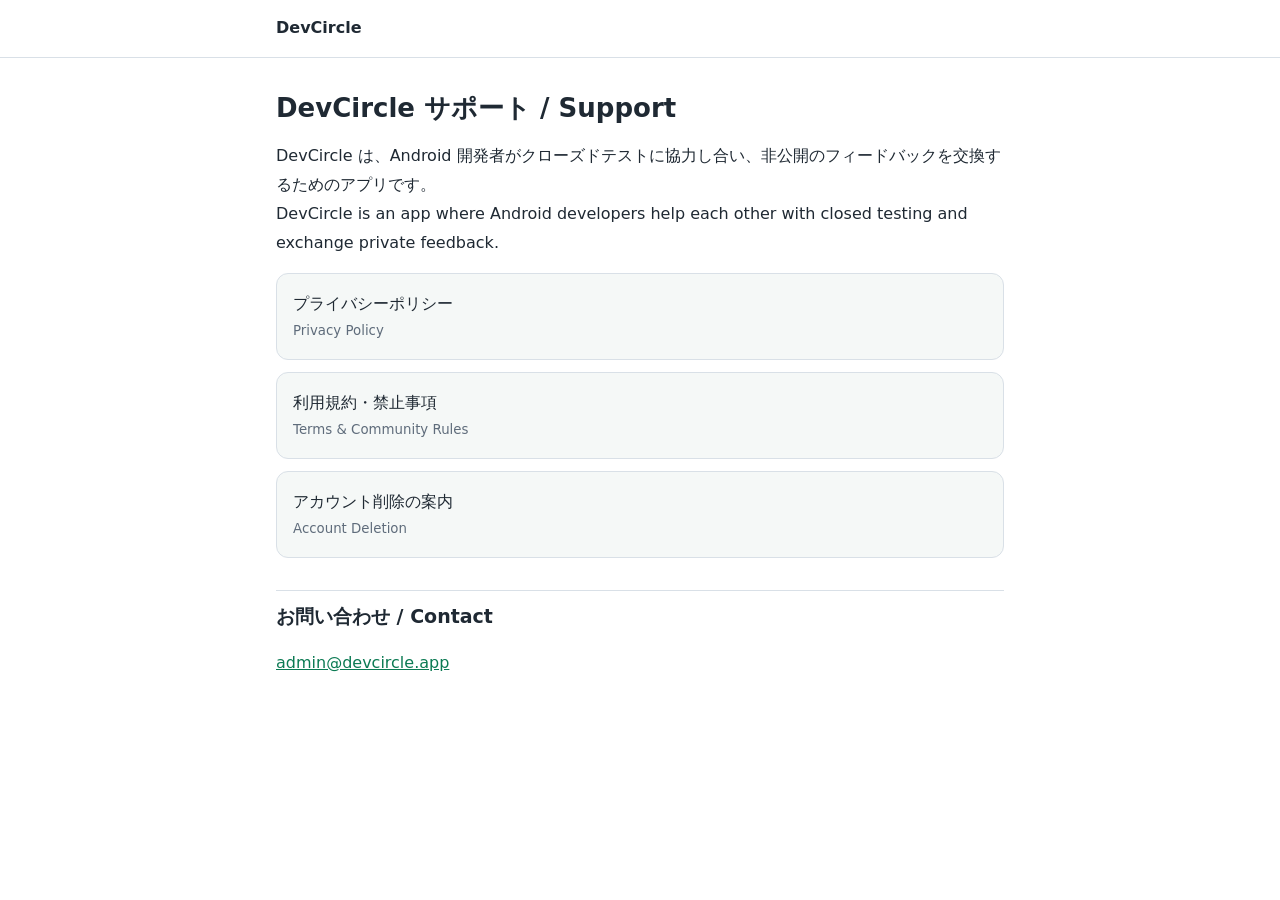
<file: index.html>
<!doctype html>
<html lang="ja">
<head>
  <meta charset="utf-8">
  <meta name="viewport" content="width=device-width, initial-scale=1">
  <title>DevCircle サポート</title>
  <meta name="description" content="DevCircle のプライバシーポリシー、利用規約、アカウント削除の案内。">
  <link rel="stylesheet" href="style.css">
</head>
<body>
  <header class="site"><div><a class="brand" href="./">DevCircle</a></div></header>
  <main>
    <h1>DevCircle サポート / Support</h1>
    <p>DevCircle は、Android 開発者がクローズドテストに協力し合い、非公開のフィードバックを交換するためのアプリです。<br>
      DevCircle is an app where Android developers help each other with closed testing and exchange private feedback.</p>
    <ul class="card-list">
      <li><a href="privacy.html">プライバシーポリシー<small>Privacy Policy</small></a></li>
      <li><a href="terms.html">利用規約・禁止事項<small>Terms &amp; Community Rules</small></a></li>
      <li><a href="account-deletion.html">アカウント削除の案内<small>Account Deletion</small></a></li>
    </ul>
    <h2>お問い合わせ / Contact</h2>
    <p><a href="mailto:admin@devcircle.app">admin@devcircle.app</a></p>
  </main>
</body>
</html>
</file>
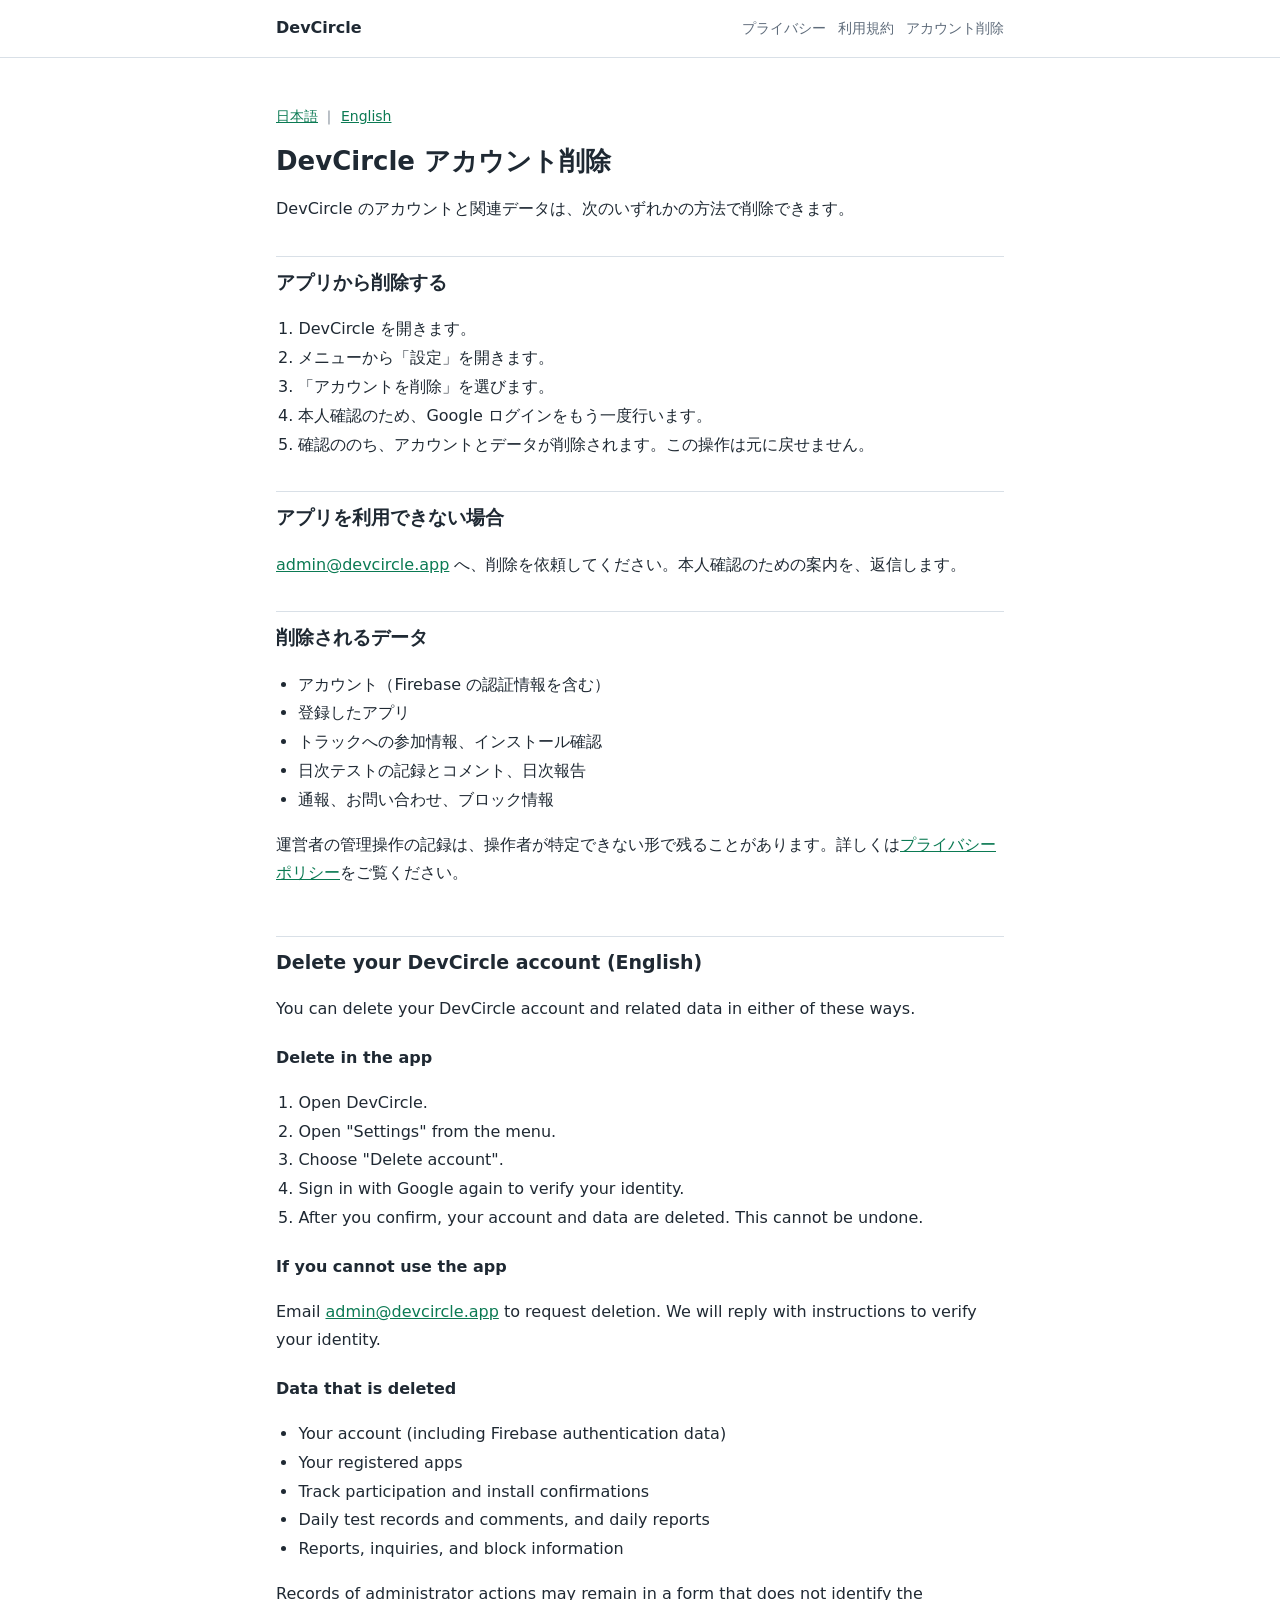
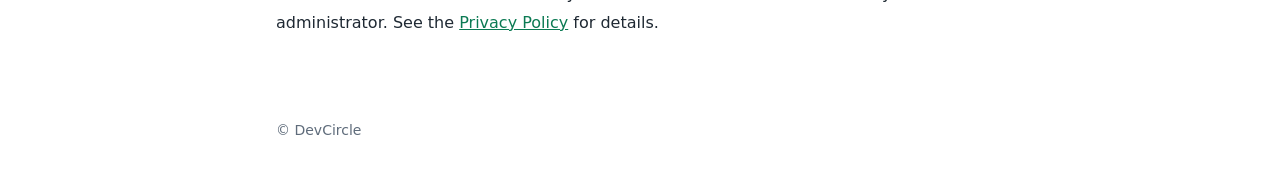
<file: account-deletion.html>
<!doctype html>
<html lang="ja">
<head>
  <meta charset="utf-8">
  <meta name="viewport" content="width=device-width, initial-scale=1">
  <title>アカウント削除 | DevCircle</title>
  <link rel="stylesheet" href="style.css">
</head>
<body>
  <header class="site"><div><a class="brand" href="./">DevCircle</a>
    <nav><a href="privacy.html">プライバシー</a><a href="terms.html">利用規約</a><a href="account-deletion.html">アカウント削除</a></nav></div></header>
  <main>
    <p class="lang-switch"><a href="#ja">日本語</a> ｜ <a href="#en">English</a></p>

    <section id="ja">
      <h1>DevCircle アカウント削除</h1>
      <p>DevCircle のアカウントと関連データは、次のいずれかの方法で削除できます。</p>

      <h2>アプリから削除する</h2>
      <ol>
        <li>DevCircle を開きます。</li>
        <li>メニューから「設定」を開きます。</li>
        <li>「アカウントを削除」を選びます。</li>
        <li>本人確認のため、Google ログインをもう一度行います。</li>
        <li>確認ののち、アカウントとデータが削除されます。この操作は元に戻せません。</li>
      </ol>

      <h2>アプリを利用できない場合</h2>
      <p><a href="mailto:admin@devcircle.app?subject=DevCircle%20account%20deletion%20request">admin@devcircle.app</a> へ、削除を依頼してください。本人確認のための案内を、返信します。</p>

      <h2>削除されるデータ</h2>
      <ul>
        <li>アカウント（Firebase の認証情報を含む）</li>
        <li>登録したアプリ</li>
        <li>トラックへの参加情報、インストール確認</li>
        <li>日次テストの記録とコメント、日次報告</li>
        <li>通報、お問い合わせ、ブロック情報</li>
      </ul>
      <p>運営者の管理操作の記録は、操作者が特定できない形で残ることがあります。詳しくは<a href="privacy.html">プライバシーポリシー</a>をご覧ください。</p>
    </section>

    <section id="en">
      <h2 style="margin-top:48px">Delete your DevCircle account (English)</h2>
      <p>You can delete your DevCircle account and related data in either of these ways.</p>

      <h3>Delete in the app</h3>
      <ol>
        <li>Open DevCircle.</li>
        <li>Open "Settings" from the menu.</li>
        <li>Choose "Delete account".</li>
        <li>Sign in with Google again to verify your identity.</li>
        <li>After you confirm, your account and data are deleted. This cannot be undone.</li>
      </ol>

      <h3>If you cannot use the app</h3>
      <p>Email <a href="mailto:admin@devcircle.app?subject=DevCircle%20account%20deletion%20request">admin@devcircle.app</a> to request deletion. We will reply with instructions to verify your identity.</p>

      <h3>Data that is deleted</h3>
      <ul>
        <li>Your account (including Firebase authentication data)</li>
        <li>Your registered apps</li>
        <li>Track participation and install confirmations</li>
        <li>Daily test records and comments, and daily reports</li>
        <li>Reports, inquiries, and block information</li>
      </ul>
      <p>Records of administrator actions may remain in a form that does not identify the administrator. See the <a href="privacy.html#en">Privacy Policy</a> for details.</p>
    </section>
  </main>
  <footer>© DevCircle</footer>
</body>
</html>
</file>
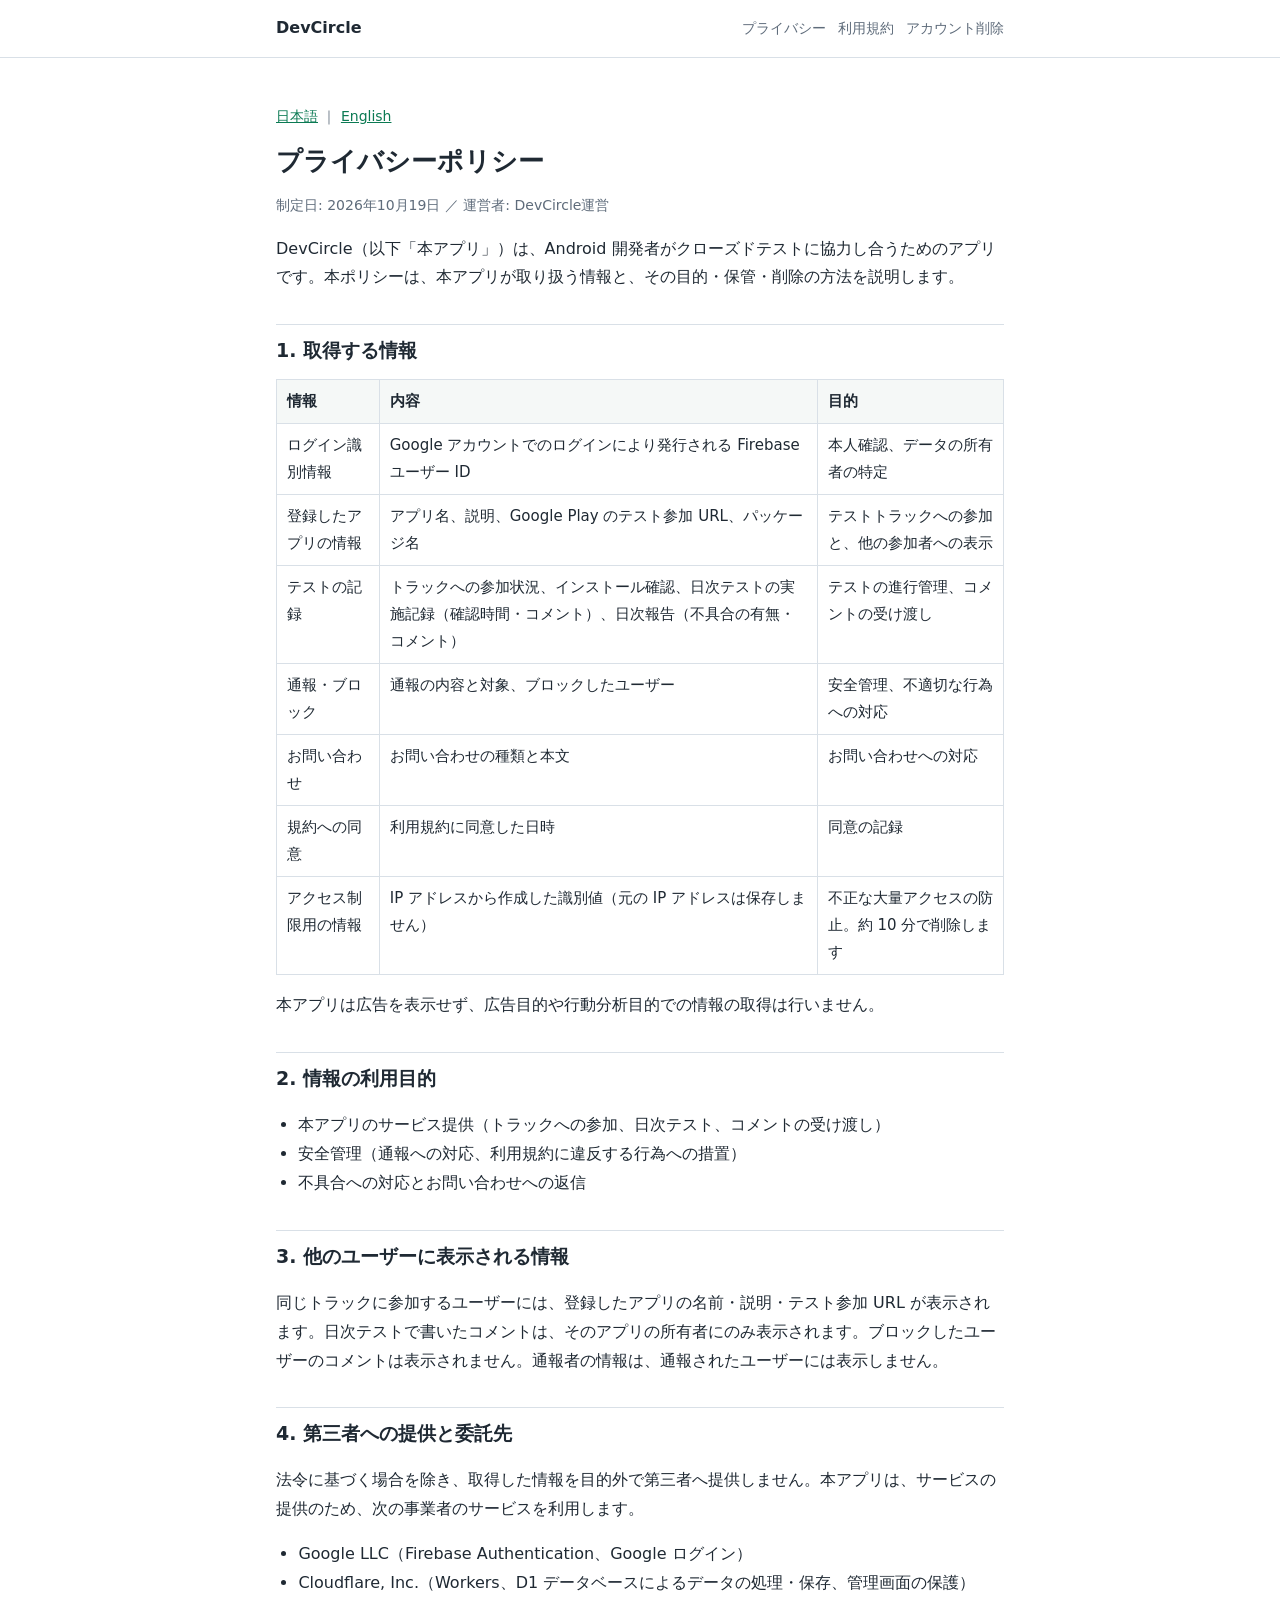
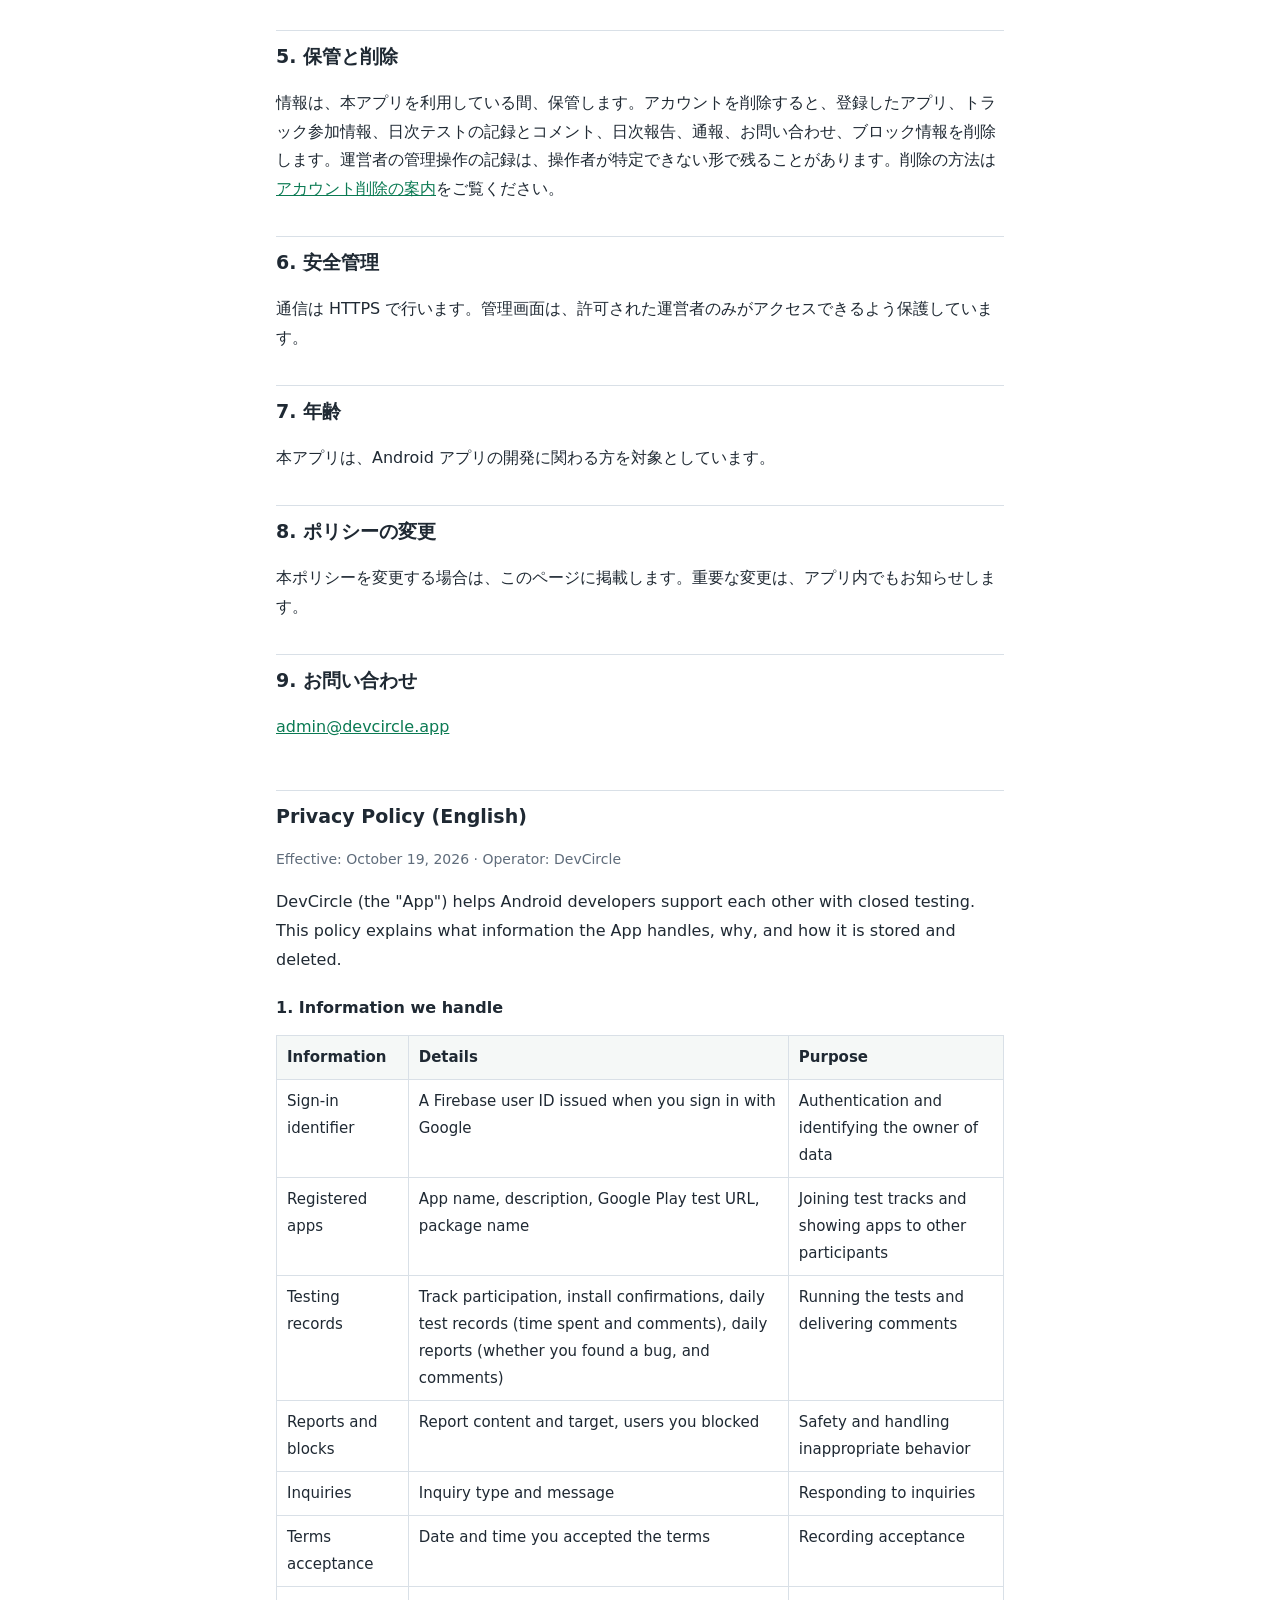
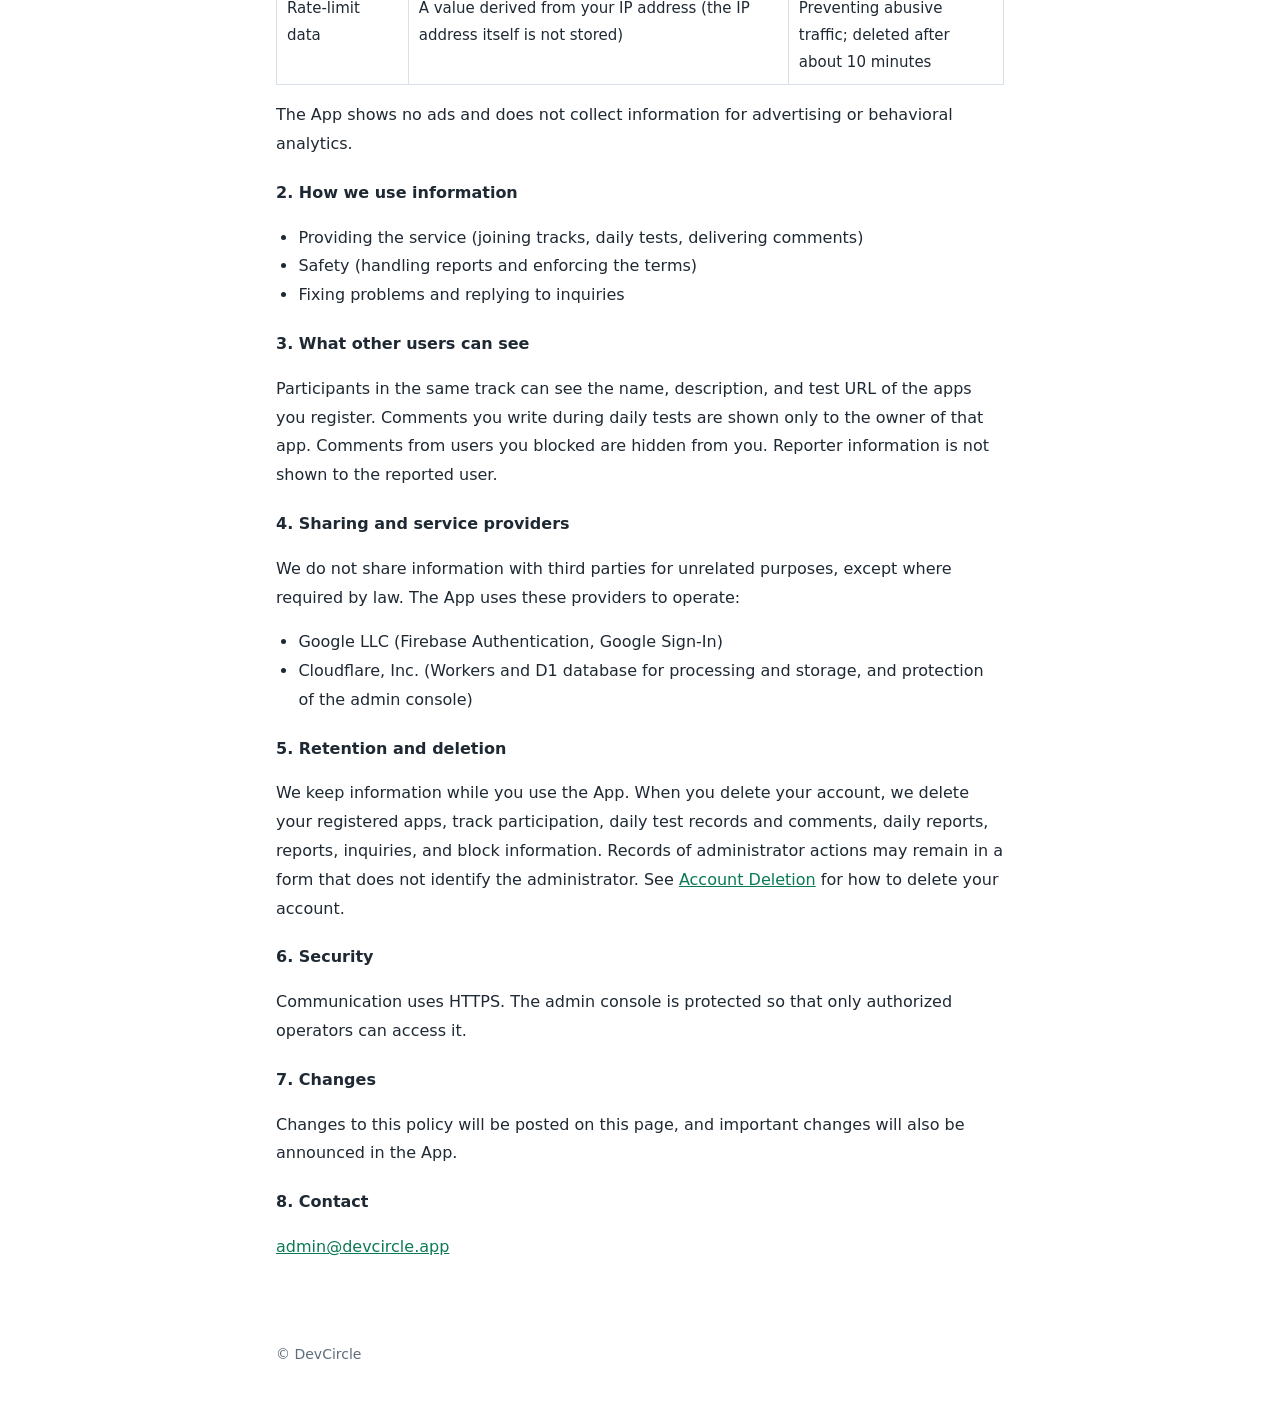
<file: privacy.html>
<!doctype html>
<html lang="ja">
<head>
  <meta charset="utf-8">
  <meta name="viewport" content="width=device-width, initial-scale=1">
  <title>プライバシーポリシー | DevCircle</title>
  <link rel="stylesheet" href="style.css">
</head>
<body>
  <header class="site"><div><a class="brand" href="./">DevCircle</a>
    <nav><a href="privacy.html">プライバシー</a><a href="terms.html">利用規約</a><a href="account-deletion.html">アカウント削除</a></nav></div></header>
  <main>
    <p class="lang-switch"><a href="#ja">日本語</a> ｜ <a href="#en">English</a></p>

    <section id="ja">
      <h1>プライバシーポリシー</h1>
      <p class="meta">制定日: 2026年10月19日 ／ 運営者: DevCircle運営</p>
      <p>DevCircle（以下「本アプリ」）は、Android 開発者がクローズドテストに協力し合うためのアプリです。本ポリシーは、本アプリが取り扱う情報と、その目的・保管・削除の方法を説明します。</p>

      <h2>1. 取得する情報</h2>
      <table>
        <thead><tr><th>情報</th><th>内容</th><th>目的</th></tr></thead>
        <tbody>
          <tr><td>ログイン識別情報</td><td>Google アカウントでのログインにより発行される Firebase ユーザー ID</td><td>本人確認、データの所有者の特定</td></tr>
          <tr><td>登録したアプリの情報</td><td>アプリ名、説明、Google Play のテスト参加 URL、パッケージ名</td><td>テストトラックへの参加と、他の参加者への表示</td></tr>
          <tr><td>テストの記録</td><td>トラックへの参加状況、インストール確認、日次テストの実施記録（確認時間・コメント）、日次報告（不具合の有無・コメント）</td><td>テストの進行管理、コメントの受け渡し</td></tr>
          <tr><td>通報・ブロック</td><td>通報の内容と対象、ブロックしたユーザー</td><td>安全管理、不適切な行為への対応</td></tr>
          <tr><td>お問い合わせ</td><td>お問い合わせの種類と本文</td><td>お問い合わせへの対応</td></tr>
          <tr><td>規約への同意</td><td>利用規約に同意した日時</td><td>同意の記録</td></tr>
          <tr><td>アクセス制限用の情報</td><td>IP アドレスから作成した識別値（元の IP アドレスは保存しません）</td><td>不正な大量アクセスの防止。約 10 分で削除します</td></tr>
        </tbody>
      </table>
      <p>本アプリは広告を表示せず、広告目的や行動分析目的での情報の取得は行いません。</p>

      <h2>2. 情報の利用目的</h2>
      <ul>
        <li>本アプリのサービス提供（トラックへの参加、日次テスト、コメントの受け渡し）</li>
        <li>安全管理（通報への対応、利用規約に違反する行為への措置）</li>
        <li>不具合への対応とお問い合わせへの返信</li>
      </ul>

      <h2>3. 他のユーザーに表示される情報</h2>
      <p>同じトラックに参加するユーザーには、登録したアプリの名前・説明・テスト参加 URL が表示されます。日次テストで書いたコメントは、そのアプリの所有者にのみ表示されます。ブロックしたユーザーのコメントは表示されません。通報者の情報は、通報されたユーザーには表示しません。</p>

      <h2>4. 第三者への提供と委託先</h2>
      <p>法令に基づく場合を除き、取得した情報を目的外で第三者へ提供しません。本アプリは、サービスの提供のため、次の事業者のサービスを利用します。</p>
      <ul>
        <li>Google LLC（Firebase Authentication、Google ログイン）</li>
        <li>Cloudflare, Inc.（Workers、D1 データベースによるデータの処理・保存、管理画面の保護）</li>
      </ul>

      <h2>5. 保管と削除</h2>
      <p>情報は、本アプリを利用している間、保管します。アカウントを削除すると、登録したアプリ、トラック参加情報、日次テストの記録とコメント、日次報告、通報、お問い合わせ、ブロック情報を削除します。運営者の管理操作の記録は、操作者が特定できない形で残ることがあります。削除の方法は<a href="account-deletion.html">アカウント削除の案内</a>をご覧ください。</p>

      <h2>6. 安全管理</h2>
      <p>通信は HTTPS で行います。管理画面は、許可された運営者のみがアクセスできるよう保護しています。</p>

      <h2>7. 年齢</h2>
      <p>本アプリは、Android アプリの開発に関わる方を対象としています。</p>

      <h2>8. ポリシーの変更</h2>
      <p>本ポリシーを変更する場合は、このページに掲載します。重要な変更は、アプリ内でもお知らせします。</p>

      <h2>9. お問い合わせ</h2>
      <p><a href="mailto:admin@devcircle.app">admin@devcircle.app</a></p>
    </section>

    <section id="en">
      <h2 style="margin-top:48px">Privacy Policy (English)</h2>
      <p class="meta">Effective: October 19, 2026 · Operator: DevCircle</p>
      <p>DevCircle (the "App") helps Android developers support each other with closed testing. This policy explains what information the App handles, why, and how it is stored and deleted.</p>

      <h3>1. Information we handle</h3>
      <table>
        <thead><tr><th>Information</th><th>Details</th><th>Purpose</th></tr></thead>
        <tbody>
          <tr><td>Sign-in identifier</td><td>A Firebase user ID issued when you sign in with Google</td><td>Authentication and identifying the owner of data</td></tr>
          <tr><td>Registered apps</td><td>App name, description, Google Play test URL, package name</td><td>Joining test tracks and showing apps to other participants</td></tr>
          <tr><td>Testing records</td><td>Track participation, install confirmations, daily test records (time spent and comments), daily reports (whether you found a bug, and comments)</td><td>Running the tests and delivering comments</td></tr>
          <tr><td>Reports and blocks</td><td>Report content and target, users you blocked</td><td>Safety and handling inappropriate behavior</td></tr>
          <tr><td>Inquiries</td><td>Inquiry type and message</td><td>Responding to inquiries</td></tr>
          <tr><td>Terms acceptance</td><td>Date and time you accepted the terms</td><td>Recording acceptance</td></tr>
          <tr><td>Rate-limit data</td><td>A value derived from your IP address (the IP address itself is not stored)</td><td>Preventing abusive traffic; deleted after about 10 minutes</td></tr>
        </tbody>
      </table>
      <p>The App shows no ads and does not collect information for advertising or behavioral analytics.</p>

      <h3>2. How we use information</h3>
      <ul>
        <li>Providing the service (joining tracks, daily tests, delivering comments)</li>
        <li>Safety (handling reports and enforcing the terms)</li>
        <li>Fixing problems and replying to inquiries</li>
      </ul>

      <h3>3. What other users can see</h3>
      <p>Participants in the same track can see the name, description, and test URL of the apps you register. Comments you write during daily tests are shown only to the owner of that app. Comments from users you blocked are hidden from you. Reporter information is not shown to the reported user.</p>

      <h3>4. Sharing and service providers</h3>
      <p>We do not share information with third parties for unrelated purposes, except where required by law. The App uses these providers to operate:</p>
      <ul>
        <li>Google LLC (Firebase Authentication, Google Sign-In)</li>
        <li>Cloudflare, Inc. (Workers and D1 database for processing and storage, and protection of the admin console)</li>
      </ul>

      <h3>5. Retention and deletion</h3>
      <p>We keep information while you use the App. When you delete your account, we delete your registered apps, track participation, daily test records and comments, daily reports, reports, inquiries, and block information. Records of administrator actions may remain in a form that does not identify the administrator. See <a href="account-deletion.html#en">Account Deletion</a> for how to delete your account.</p>

      <h3>6. Security</h3>
      <p>Communication uses HTTPS. The admin console is protected so that only authorized operators can access it.</p>

      <h3>7. Changes</h3>
      <p>Changes to this policy will be posted on this page, and important changes will also be announced in the App.</p>

      <h3>8. Contact</h3>
      <p><a href="mailto:admin@devcircle.app">admin@devcircle.app</a></p>
    </section>
  </main>
  <footer>© DevCircle</footer>
</body>
</html>
</file>
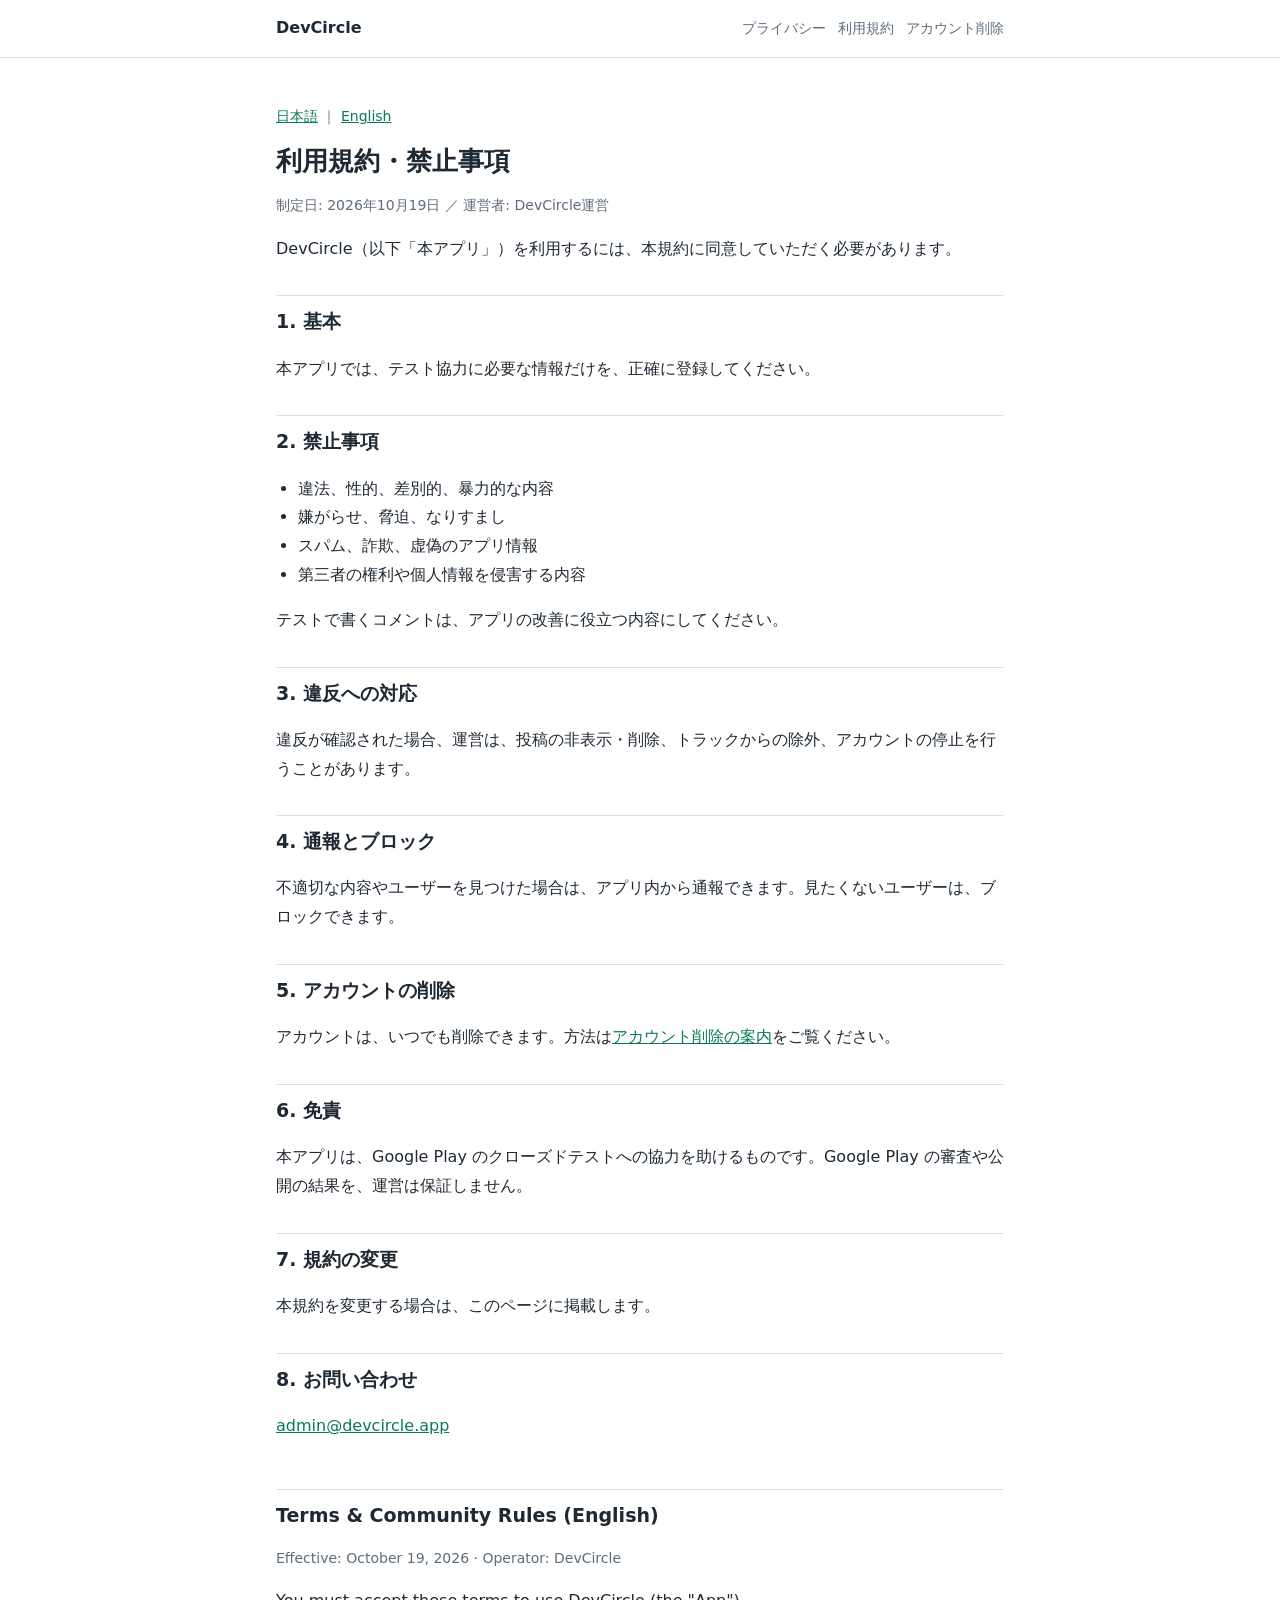
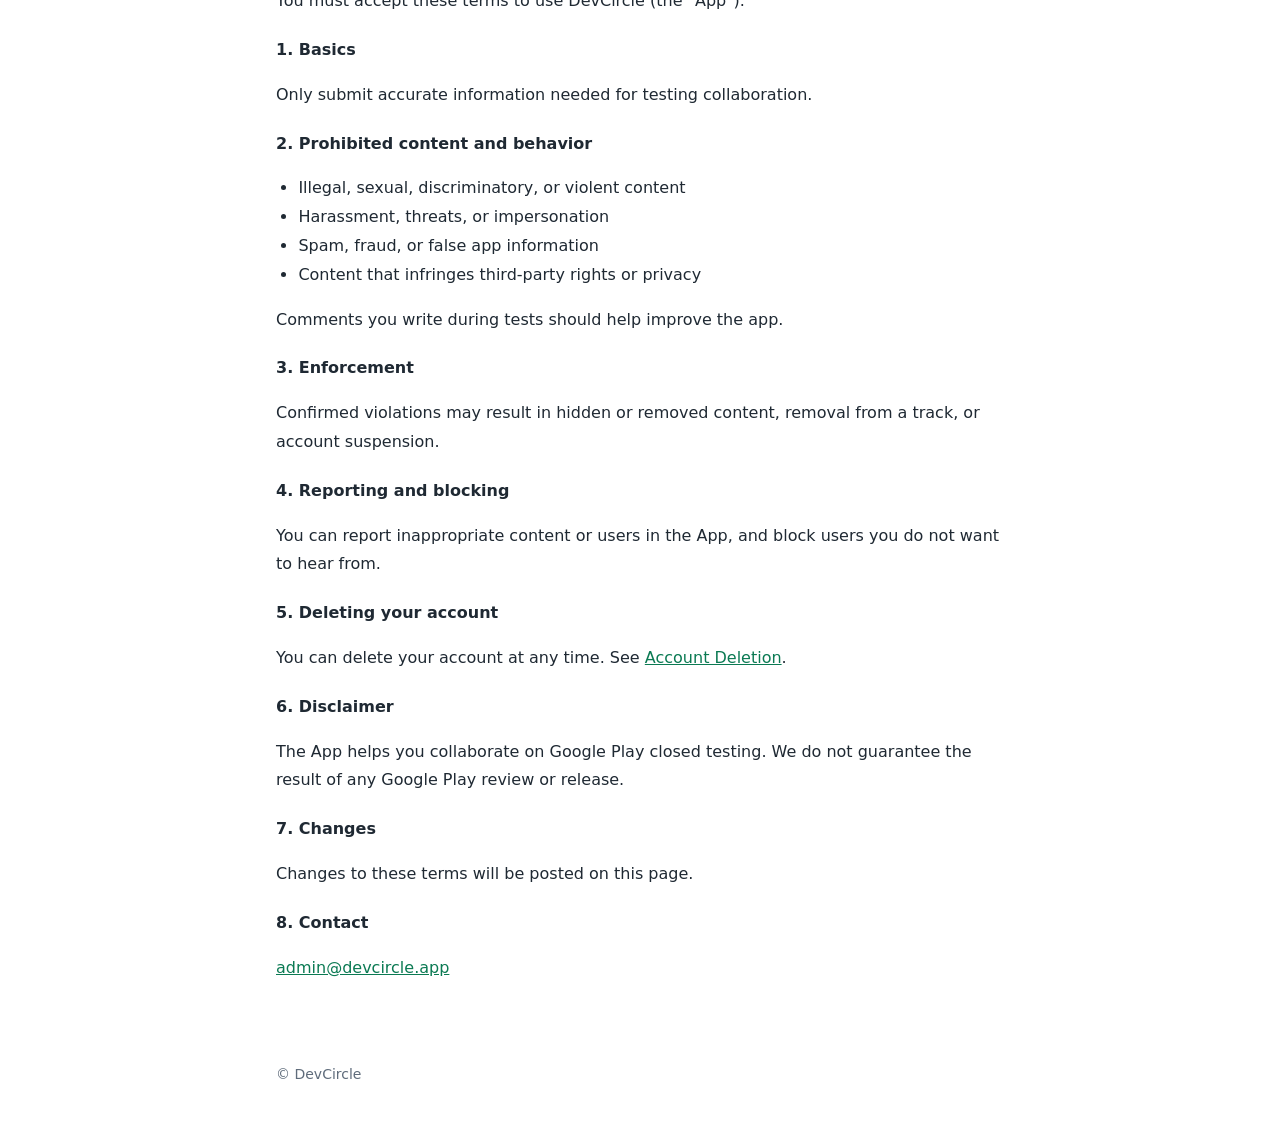
<file: terms.html>
<!doctype html>
<html lang="ja">
<head>
  <meta charset="utf-8">
  <meta name="viewport" content="width=device-width, initial-scale=1">
  <title>利用規約・禁止事項 | DevCircle</title>
  <link rel="stylesheet" href="style.css">
</head>
<body>
  <header class="site"><div><a class="brand" href="./">DevCircle</a>
    <nav><a href="privacy.html">プライバシー</a><a href="terms.html">利用規約</a><a href="account-deletion.html">アカウント削除</a></nav></div></header>
  <main>
    <p class="lang-switch"><a href="#ja">日本語</a> ｜ <a href="#en">English</a></p>

    <section id="ja">
      <h1>利用規約・禁止事項</h1>
      <p class="meta">制定日: 2026年10月19日 ／ 運営者: DevCircle運営</p>
      <p>DevCircle（以下「本アプリ」）を利用するには、本規約に同意していただく必要があります。</p>

      <h2>1. 基本</h2>
      <p>本アプリでは、テスト協力に必要な情報だけを、正確に登録してください。</p>

      <h2>2. 禁止事項</h2>
      <ul>
        <li>違法、性的、差別的、暴力的な内容</li>
        <li>嫌がらせ、脅迫、なりすまし</li>
        <li>スパム、詐欺、虚偽のアプリ情報</li>
        <li>第三者の権利や個人情報を侵害する内容</li>
      </ul>
      <p>テストで書くコメントは、アプリの改善に役立つ内容にしてください。</p>

      <h2>3. 違反への対応</h2>
      <p>違反が確認された場合、運営は、投稿の非表示・削除、トラックからの除外、アカウントの停止を行うことがあります。</p>

      <h2>4. 通報とブロック</h2>
      <p>不適切な内容やユーザーを見つけた場合は、アプリ内から通報できます。見たくないユーザーは、ブロックできます。</p>

      <h2>5. アカウントの削除</h2>
      <p>アカウントは、いつでも削除できます。方法は<a href="account-deletion.html">アカウント削除の案内</a>をご覧ください。</p>

      <h2>6. 免責</h2>
      <p>本アプリは、Google Play のクローズドテストへの協力を助けるものです。Google Play の審査や公開の結果を、運営は保証しません。</p>

      <h2>7. 規約の変更</h2>
      <p>本規約を変更する場合は、このページに掲載します。</p>

      <h2>8. お問い合わせ</h2>
      <p><a href="mailto:admin@devcircle.app">admin@devcircle.app</a></p>
    </section>

    <section id="en">
      <h2 style="margin-top:48px">Terms &amp; Community Rules (English)</h2>
      <p class="meta">Effective: October 19, 2026 · Operator: DevCircle</p>
      <p>You must accept these terms to use DevCircle (the "App").</p>

      <h3>1. Basics</h3>
      <p>Only submit accurate information needed for testing collaboration.</p>

      <h3>2. Prohibited content and behavior</h3>
      <ul>
        <li>Illegal, sexual, discriminatory, or violent content</li>
        <li>Harassment, threats, or impersonation</li>
        <li>Spam, fraud, or false app information</li>
        <li>Content that infringes third-party rights or privacy</li>
      </ul>
      <p>Comments you write during tests should help improve the app.</p>

      <h3>3. Enforcement</h3>
      <p>Confirmed violations may result in hidden or removed content, removal from a track, or account suspension.</p>

      <h3>4. Reporting and blocking</h3>
      <p>You can report inappropriate content or users in the App, and block users you do not want to hear from.</p>

      <h3>5. Deleting your account</h3>
      <p>You can delete your account at any time. See <a href="account-deletion.html#en">Account Deletion</a>.</p>

      <h3>6. Disclaimer</h3>
      <p>The App helps you collaborate on Google Play closed testing. We do not guarantee the result of any Google Play review or release.</p>

      <h3>7. Changes</h3>
      <p>Changes to these terms will be posted on this page.</p>

      <h3>8. Contact</h3>
      <p><a href="mailto:admin@devcircle.app">admin@devcircle.app</a></p>
    </section>
  </main>
  <footer>© DevCircle</footer>
</body>
</html>
</file>
<file: style.css>
:root {
  --bg: #ffffff;
  --fg: #1f2933;
  --muted: #5f6c7b;
  --line: #d9e0e7;
  --accent: #0b7a53;
  --surface: #f5f8f7;
}
@media (prefers-color-scheme: dark) {
  :root {
    --bg: #121615;
    --fg: #e6ecea;
    --muted: #9aa8a3;
    --line: #2b3532;
    --accent: #5fd3a2;
    --surface: #1a201f;
  }
}
* { box-sizing: border-box; }
body {
  margin: 0;
  background: var(--bg);
  color: var(--fg);
  font-family: system-ui, -apple-system, "Segoe UI", "Hiragino Sans", "Noto Sans JP", sans-serif;
  line-height: 1.8;
}
main { max-width: 760px; margin: 0 auto; padding: 32px 16px 64px; }
header.site { border-bottom: 1px solid var(--line); }
header.site div { max-width: 760px; margin: 0 auto; padding: 14px 16px; display: flex; gap: 16px; flex-wrap: wrap; align-items: center; }
header.site a { color: var(--fg); text-decoration: none; }
header.site .brand { font-weight: 700; margin-right: auto; }
header.site nav a { color: var(--muted); font-size: 14px; margin-left: 12px; }
h1 { font-size: 26px; line-height: 1.4; margin: 0 0 8px; }
h2 { font-size: 19px; margin: 32px 0 8px; padding-top: 8px; border-top: 1px solid var(--line); }
h3 { font-size: 16px; margin: 20px 0 4px; }
a { color: var(--accent); }
p, li { font-size: 16px; }
ul, ol { padding-left: 1.4em; }
.meta, .lang-switch { color: var(--muted); font-size: 14px; }
table { width: 100%; border-collapse: collapse; margin: 12px 0; font-size: 15px; }
th, td { border: 1px solid var(--line); padding: 8px 10px; text-align: left; vertical-align: top; }
th { background: var(--surface); }
.card-list { list-style: none; padding: 0; display: grid; gap: 12px; }
.card-list a { display: block; padding: 16px; border: 1px solid var(--line); border-radius: 12px; background: var(--surface); text-decoration: none; color: var(--fg); }
.card-list small { display: block; color: var(--muted); }
footer { max-width: 760px; margin: 0 auto; padding: 0 16px 40px; color: var(--muted); font-size: 14px; }
</file>
